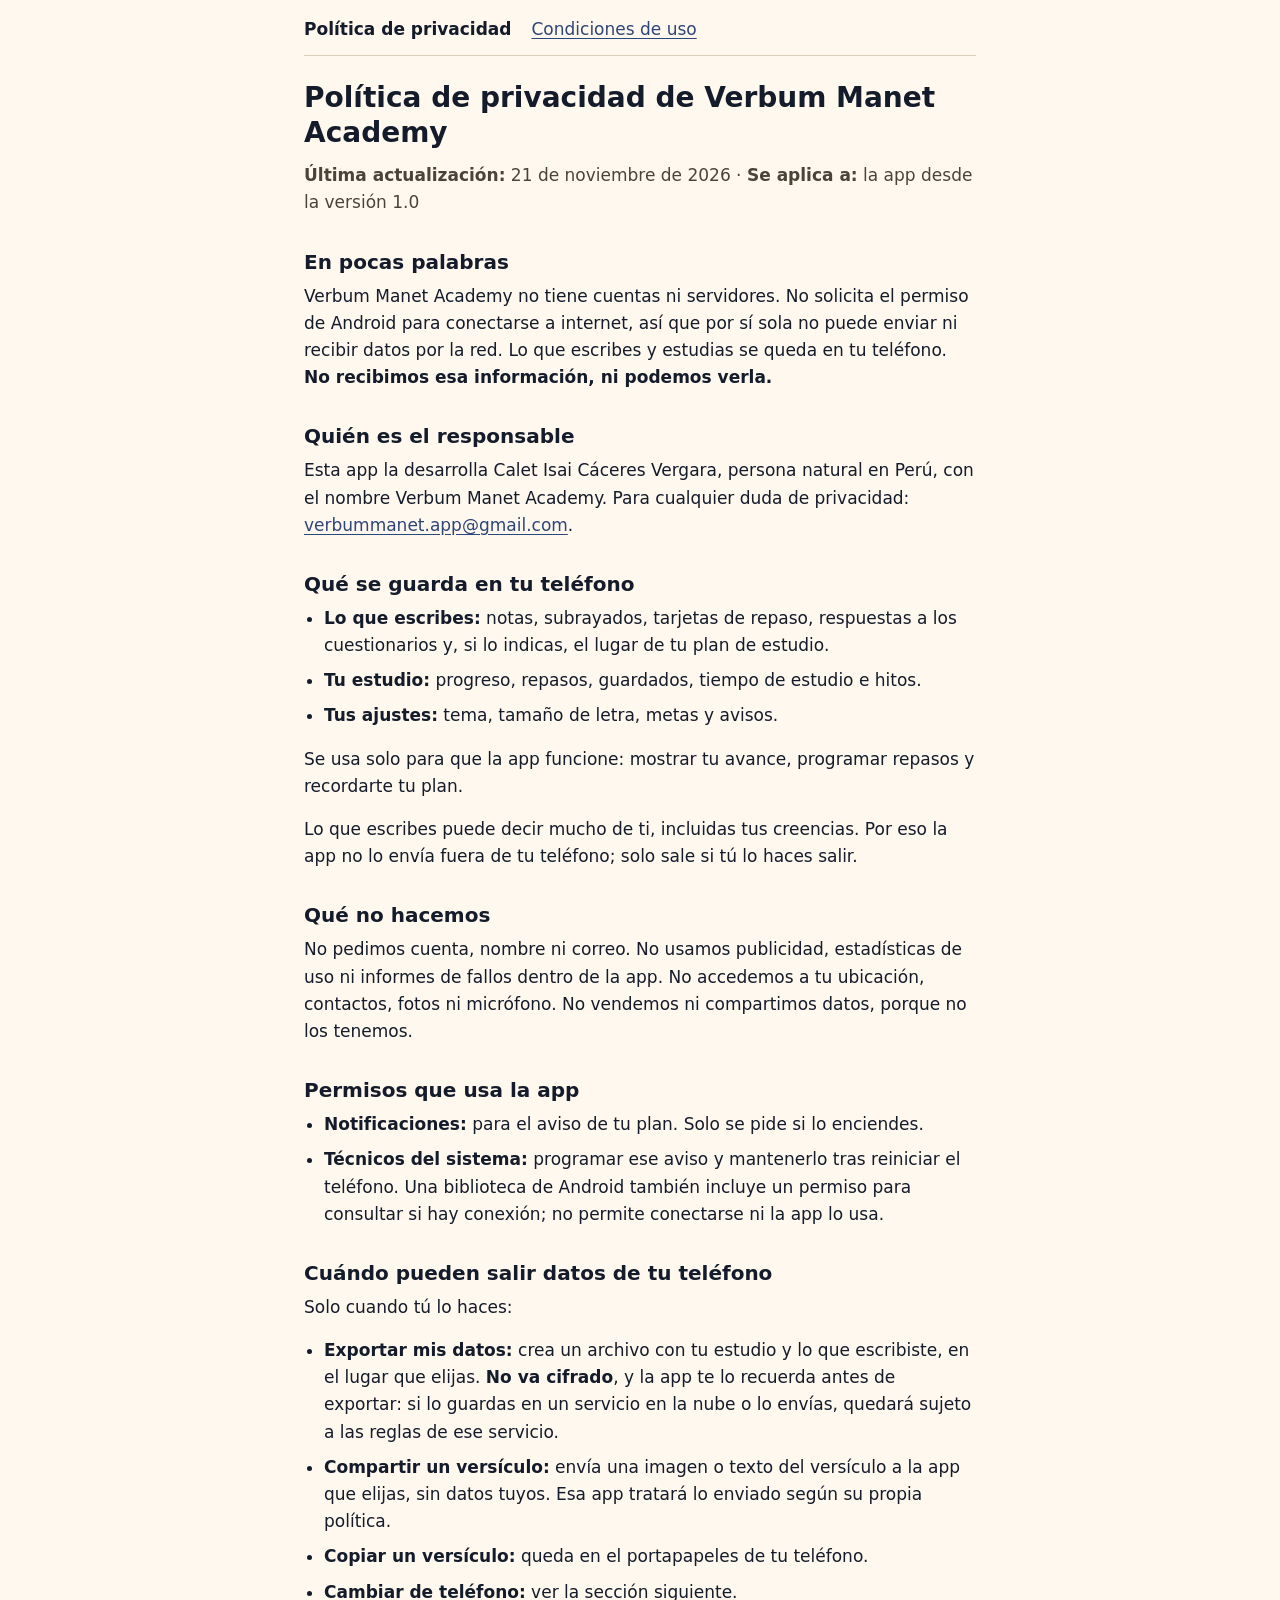
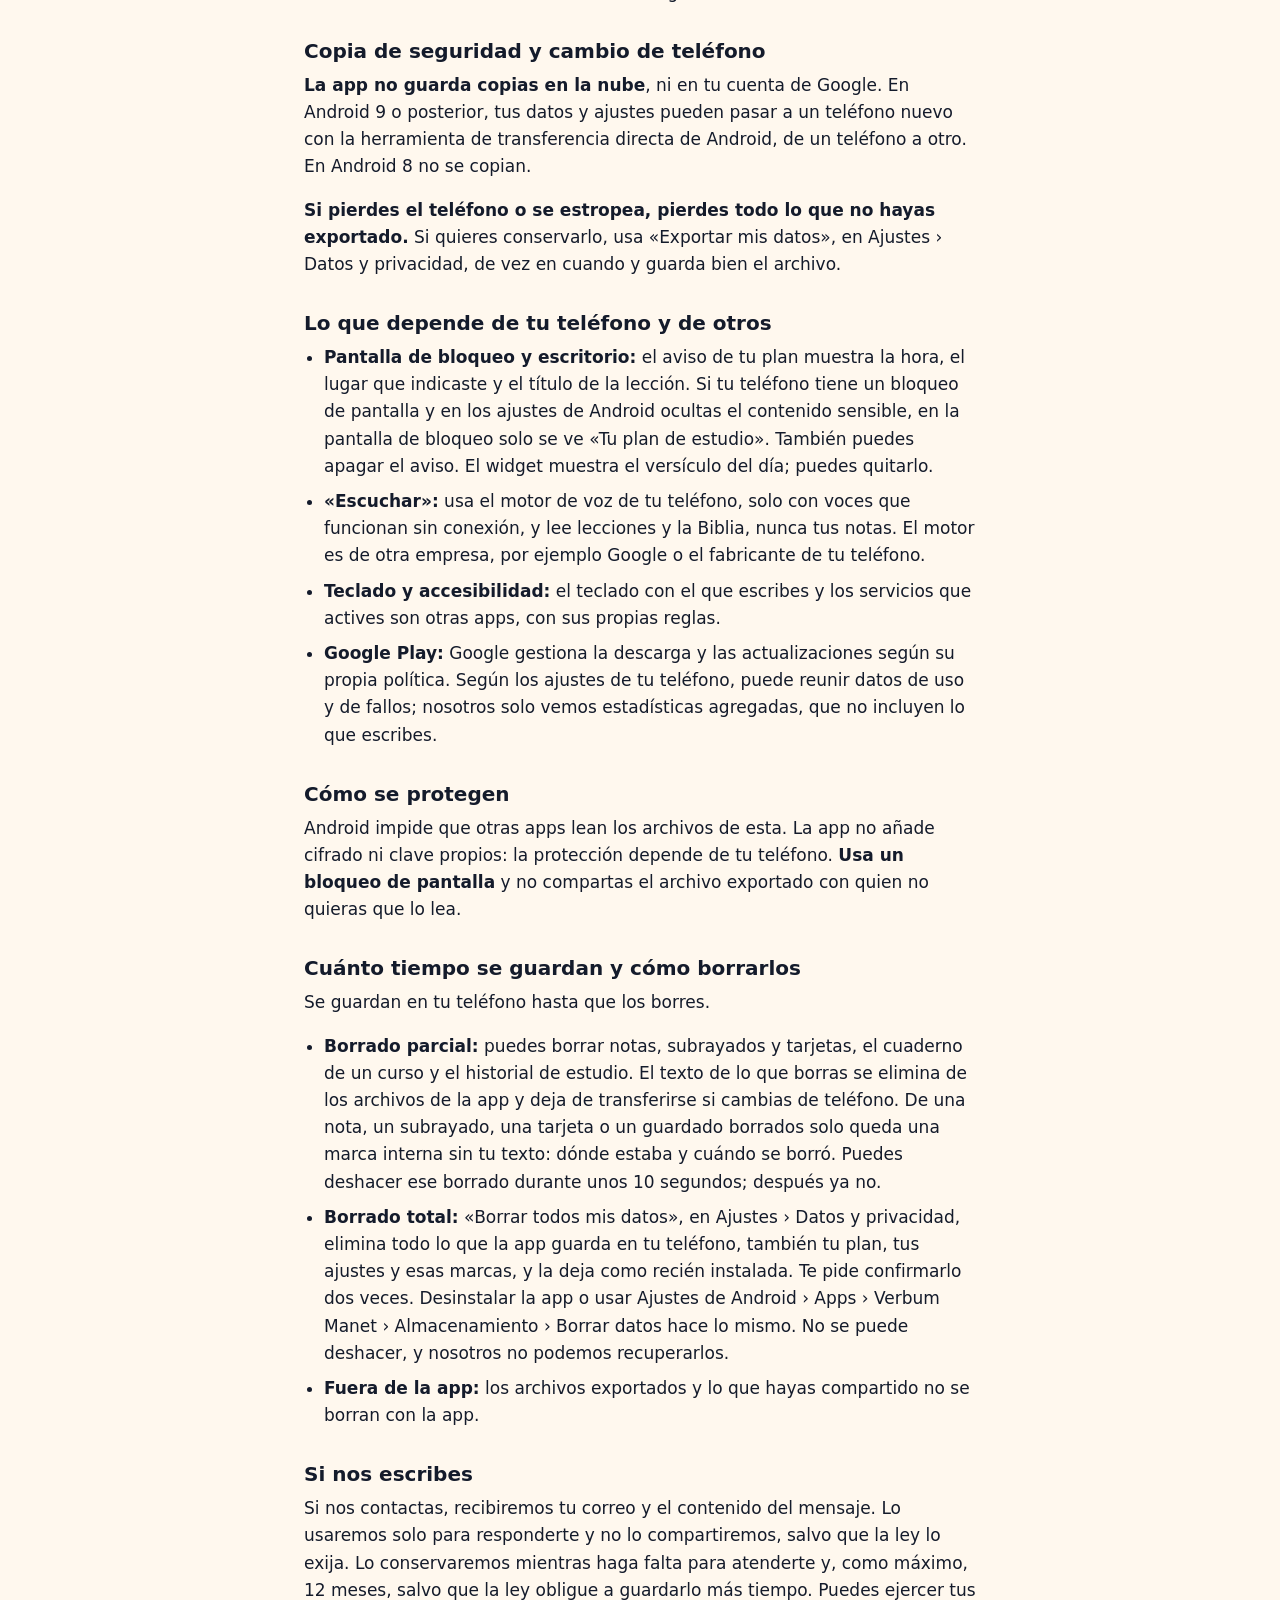
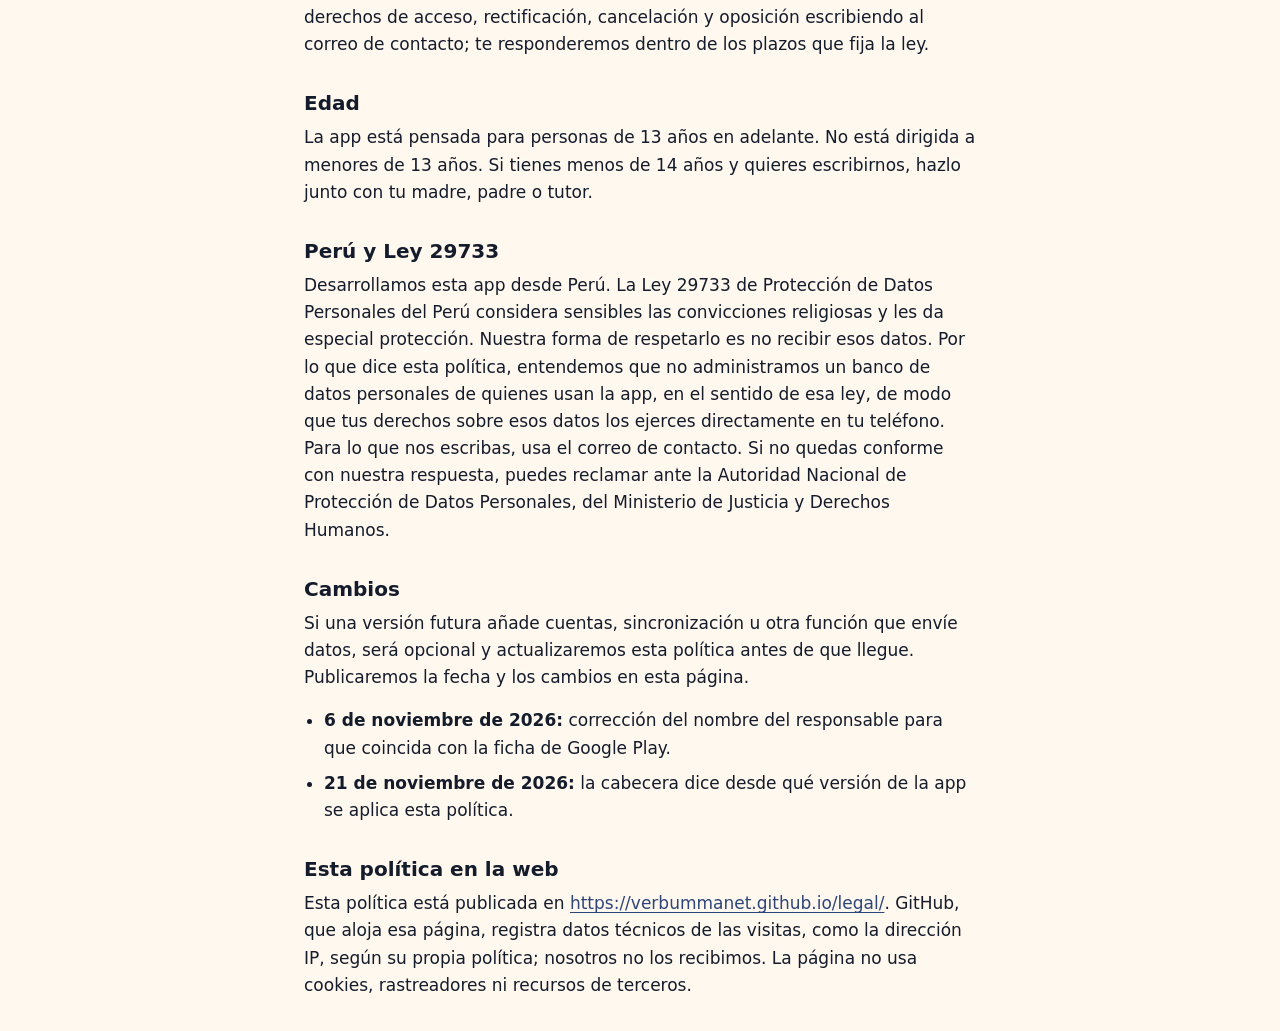
<file: index.html>
<!doctype html>
<html lang="es">
<head>
<meta charset="utf-8">
<meta http-equiv="Content-Security-Policy" content="default-src 'none'; style-src 'self'; base-uri 'none'; form-action 'none'">
<meta name="referrer" content="no-referrer">
<meta name="viewport" content="width=device-width, initial-scale=1">
<meta name="color-scheme" content="light dark">
<title>Política de privacidad · Verbum Manet Academy</title>
<link rel="stylesheet" href="estilo.css">
</head>
<body>
<nav aria-label="Documentos">
<a href="./" aria-current="page">Política de privacidad</a>
<a href="condiciones.html">Condiciones de uso</a>
</nav>
<main>
<h1>Política de privacidad de Verbum Manet Academy</h1>
<p><strong>Última actualización:</strong> 21 de noviembre de 2026 · <strong>Se aplica a:</strong> la app desde la versión 1.0</p>
<h2>En pocas palabras</h2>
<p>Verbum Manet Academy no tiene cuentas ni servidores. No solicita el permiso de Android para conectarse a internet, así que por sí sola no puede enviar ni recibir datos por la red. Lo que escribes y estudias se queda en tu teléfono. <strong>No recibimos esa información, ni podemos verla.</strong></p>
<h2>Quién es el responsable</h2>
<p>Esta app la desarrolla Calet Isai Cáceres Vergara, persona natural en Perú, con el nombre Verbum Manet Academy. Para cualquier duda de privacidad: <a href="mailto:verbummanet.app@gmail.com">verbummanet.app@gmail.com</a>.</p>
<h2>Qué se guarda en tu teléfono</h2>
<ul>
<li><strong>Lo que escribes:</strong> notas, subrayados, tarjetas de repaso, respuestas a los cuestionarios y, si lo indicas, el lugar de tu plan de estudio.</li>
<li><strong>Tu estudio:</strong> progreso, repasos, guardados, tiempo de estudio e hitos.</li>
<li><strong>Tus ajustes:</strong> tema, tamaño de letra, metas y avisos.</li>
</ul>
<p>Se usa solo para que la app funcione: mostrar tu avance, programar repasos y recordarte tu plan.</p>
<p>Lo que escribes puede decir mucho de ti, incluidas tus creencias. Por eso la app no lo envía fuera de tu teléfono; solo sale si tú lo haces salir.</p>
<h2>Qué no hacemos</h2>
<p>No pedimos cuenta, nombre ni correo. No usamos publicidad, estadísticas de uso ni informes de fallos dentro de la app. No accedemos a tu ubicación, contactos, fotos ni micrófono. No vendemos ni compartimos datos, porque no los tenemos.</p>
<h2>Permisos que usa la app</h2>
<ul>
<li><strong>Notificaciones:</strong> para el aviso de tu plan. Solo se pide si lo enciendes.</li>
<li><strong>Técnicos del sistema:</strong> programar ese aviso y mantenerlo tras reiniciar el teléfono. Una biblioteca de Android también incluye un permiso para consultar si hay conexión; no permite conectarse ni la app lo usa.</li>
</ul>
<h2>Cuándo pueden salir datos de tu teléfono</h2>
<p>Solo cuando tú lo haces:</p>
<ul>
<li><strong>Exportar mis datos:</strong> crea un archivo con tu estudio y lo que escribiste, en el lugar que elijas. <strong>No va cifrado</strong>, y la app te lo recuerda antes de exportar: si lo guardas en un servicio en la nube o lo envías, quedará sujeto a las reglas de ese servicio.</li>
<li><strong>Compartir un versículo:</strong> envía una imagen o texto del versículo a la app que elijas, sin datos tuyos. Esa app tratará lo enviado según su propia política.</li>
<li><strong>Copiar un versículo:</strong> queda en el portapapeles de tu teléfono.</li>
<li><strong>Cambiar de teléfono:</strong> ver la sección siguiente.</li>
</ul>
<h2>Copia de seguridad y cambio de teléfono</h2>
<p><strong>La app no guarda copias en la nube</strong>, ni en tu cuenta de Google. En Android 9 o posterior, tus datos y ajustes pueden pasar a un teléfono nuevo con la herramienta de transferencia directa de Android, de un teléfono a otro. En Android 8 no se copian.</p>
<p><strong>Si pierdes el teléfono o se estropea, pierdes todo lo que no hayas exportado.</strong> Si quieres conservarlo, usa «Exportar mis datos», en Ajustes › Datos y privacidad, de vez en cuando y guarda bien el archivo.</p>
<h2>Lo que depende de tu teléfono y de otros</h2>
<ul>
<li><strong>Pantalla de bloqueo y escritorio:</strong> el aviso de tu plan muestra la hora, el lugar que indicaste y el título de la lección. Si tu teléfono tiene un bloqueo de pantalla y en los ajustes de Android ocultas el contenido sensible, en la pantalla de bloqueo solo se ve «Tu plan de estudio». También puedes apagar el aviso. El widget muestra el versículo del día; puedes quitarlo.</li>
<li><strong>«Escuchar»:</strong> usa el motor de voz de tu teléfono, solo con voces que funcionan sin conexión, y lee lecciones y la Biblia, nunca tus notas. El motor es de otra empresa, por ejemplo Google o el fabricante de tu teléfono.</li>
<li><strong>Teclado y accesibilidad:</strong> el teclado con el que escribes y los servicios que actives son otras apps, con sus propias reglas.</li>
<li><strong>Google Play:</strong> Google gestiona la descarga y las actualizaciones según su propia política. Según los ajustes de tu teléfono, puede reunir datos de uso y de fallos; nosotros solo vemos estadísticas agregadas, que no incluyen lo que escribes.</li>
</ul>
<h2>Cómo se protegen</h2>
<p>Android impide que otras apps lean los archivos de esta. La app no añade cifrado ni clave propios: la protección depende de tu teléfono. <strong>Usa un bloqueo de pantalla</strong> y no compartas el archivo exportado con quien no quieras que lo lea.</p>
<h2>Cuánto tiempo se guardan y cómo borrarlos</h2>
<p>Se guardan en tu teléfono hasta que los borres.</p>
<ul>
<li><strong>Borrado parcial:</strong> puedes borrar notas, subrayados y tarjetas, el cuaderno de un curso y el historial de estudio. El texto de lo que borras se elimina de los archivos de la app y deja de transferirse si cambias de teléfono. De una nota, un subrayado, una tarjeta o un guardado borrados solo queda una marca interna sin tu texto: dónde estaba y cuándo se borró. Puedes deshacer ese borrado durante unos 10 segundos; después ya no.</li>
<li><strong>Borrado total:</strong> «Borrar todos mis datos», en Ajustes › Datos y privacidad, elimina todo lo que la app guarda en tu teléfono, también tu plan, tus ajustes y esas marcas, y la deja como recién instalada. Te pide confirmarlo dos veces. Desinstalar la app o usar Ajustes de Android › Apps › Verbum Manet › Almacenamiento › Borrar datos hace lo mismo. No se puede deshacer, y nosotros no podemos recuperarlos.</li>
<li><strong>Fuera de la app:</strong> los archivos exportados y lo que hayas compartido no se borran con la app.</li>
</ul>
<h2>Si nos escribes</h2>
<p>Si nos contactas, recibiremos tu correo y el contenido del mensaje. Lo usaremos solo para responderte y no lo compartiremos, salvo que la ley lo exija. Lo conservaremos mientras haga falta para atenderte y, como máximo, 12 meses, salvo que la ley obligue a guardarlo más tiempo. Puedes ejercer tus derechos de acceso, rectificación, cancelación y oposición escribiendo al correo de contacto; te responderemos dentro de los plazos que fija la ley.</p>
<h2>Edad</h2>
<p>La app está pensada para personas de 13 años en adelante. No está dirigida a menores de 13 años. Si tienes menos de 14 años y quieres escribirnos, hazlo junto con tu madre, padre o tutor.</p>
<h2>Perú y Ley 29733</h2>
<p>Desarrollamos esta app desde Perú. La Ley 29733 de Protección de Datos Personales del Perú considera sensibles las convicciones religiosas y les da especial protección. Nuestra forma de respetarlo es no recibir esos datos. Por lo que dice esta política, entendemos que no administramos un banco de datos personales de quienes usan la app, en el sentido de esa ley, de modo que tus derechos sobre esos datos los ejerces directamente en tu teléfono. Para lo que nos escribas, usa el correo de contacto. Si no quedas conforme con nuestra respuesta, puedes reclamar ante la Autoridad Nacional de Protección de Datos Personales, del Ministerio de Justicia y Derechos Humanos.</p>
<h2>Cambios</h2>
<p>Si una versión futura añade cuentas, sincronización u otra función que envíe datos, será opcional y actualizaremos esta política antes de que llegue. Publicaremos la fecha y los cambios en esta página.</p>
<ul>
<li><strong>6 de noviembre de 2026:</strong> corrección del nombre del responsable para que coincida con la ficha de Google Play.</li>
<li><strong>21 de noviembre de 2026:</strong> la cabecera dice desde qué versión de la app se aplica esta política.</li>
</ul>
<h2>Esta política en la web</h2>
<p>Esta política está publicada en <a href="./">https://verbummanet.github.io/legal/</a>. GitHub, que aloja esa página, registra datos técnicos de las visitas, como la dirección IP, según su propia política; nosotros no los recibimos. La página no usa cookies, rastreadores ni recursos de terceros.</p>
</main>
</body>
</html>
</file>
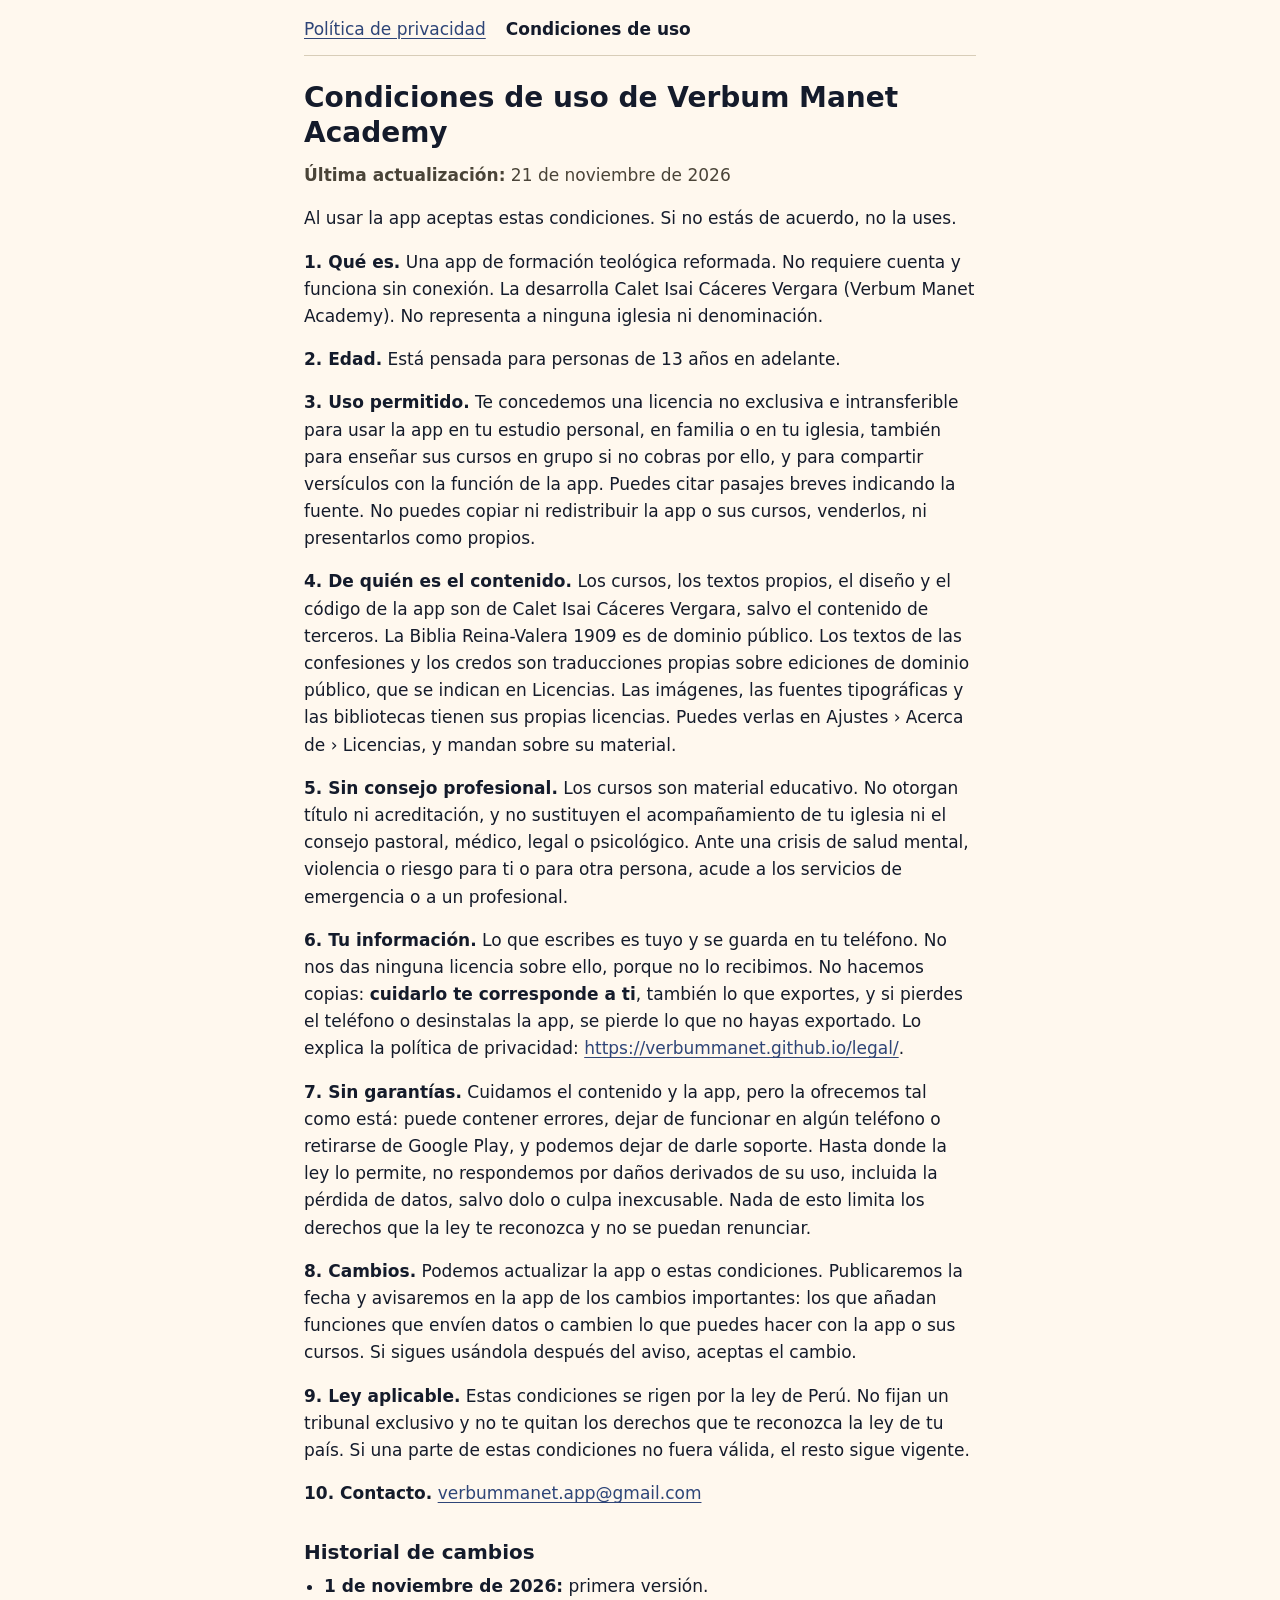
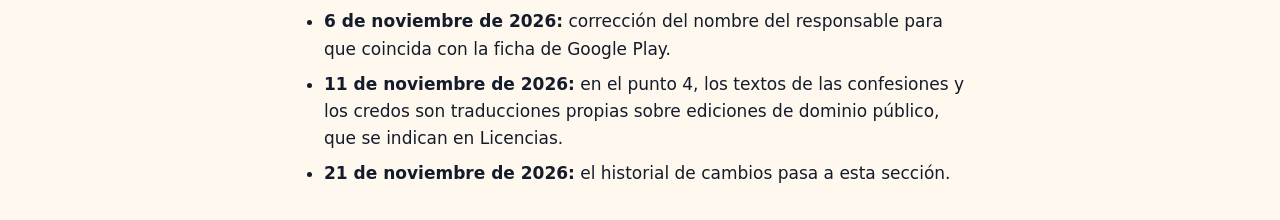
<file: condiciones.html>
<!doctype html>
<html lang="es">
<head>
<meta charset="utf-8">
<meta http-equiv="Content-Security-Policy" content="default-src 'none'; style-src 'self'; base-uri 'none'; form-action 'none'">
<meta name="referrer" content="no-referrer">
<meta name="viewport" content="width=device-width, initial-scale=1">
<meta name="color-scheme" content="light dark">
<title>Condiciones de uso · Verbum Manet Academy</title>
<link rel="stylesheet" href="estilo.css">
</head>
<body>
<nav aria-label="Documentos">
<a href="./">Política de privacidad</a>
<a href="condiciones.html" aria-current="page">Condiciones de uso</a>
</nav>
<main>
<h1>Condiciones de uso de Verbum Manet Academy</h1>
<p><strong>Última actualización:</strong> 21 de noviembre de 2026</p>
<p>Al usar la app aceptas estas condiciones. Si no estás de acuerdo, no la uses.</p>
<p><strong>1. Qué es.</strong> Una app de formación teológica reformada. No requiere cuenta y funciona sin conexión. La desarrolla Calet Isai Cáceres Vergara (Verbum Manet Academy). No representa a ninguna iglesia ni denominación.</p>
<p><strong>2. Edad.</strong> Está pensada para personas de 13 años en adelante.</p>
<p><strong>3. Uso permitido.</strong> Te concedemos una licencia no exclusiva e intransferible para usar la app en tu estudio personal, en familia o en tu iglesia, también para enseñar sus cursos en grupo si no cobras por ello, y para compartir versículos con la función de la app. Puedes citar pasajes breves indicando la fuente. No puedes copiar ni redistribuir la app o sus cursos, venderlos, ni presentarlos como propios.</p>
<p><strong>4. De quién es el contenido.</strong> Los cursos, los textos propios, el diseño y el código de la app son de Calet Isai Cáceres Vergara, salvo el contenido de terceros. La Biblia Reina-Valera 1909 es de dominio público. Los textos de las confesiones y los credos son traducciones propias sobre ediciones de dominio público, que se indican en Licencias. Las imágenes, las fuentes tipográficas y las bibliotecas tienen sus propias licencias. Puedes verlas en Ajustes › Acerca de › Licencias, y mandan sobre su material.</p>
<p><strong>5. Sin consejo profesional.</strong> Los cursos son material educativo. No otorgan título ni acreditación, y no sustituyen el acompañamiento de tu iglesia ni el consejo pastoral, médico, legal o psicológico. Ante una crisis de salud mental, violencia o riesgo para ti o para otra persona, acude a los servicios de emergencia o a un profesional.</p>
<p><strong>6. Tu información.</strong> Lo que escribes es tuyo y se guarda en tu teléfono. No nos das ninguna licencia sobre ello, porque no lo recibimos. No hacemos copias: <strong>cuidarlo te corresponde a ti</strong>, también lo que exportes, y si pierdes el teléfono o desinstalas la app, se pierde lo que no hayas exportado. Lo explica la política de privacidad: <a href="./">https://verbummanet.github.io/legal/</a>.</p>
<p><strong>7. Sin garantías.</strong> Cuidamos el contenido y la app, pero la ofrecemos tal como está: puede contener errores, dejar de funcionar en algún teléfono o retirarse de Google Play, y podemos dejar de darle soporte. Hasta donde la ley lo permite, no respondemos por daños derivados de su uso, incluida la pérdida de datos, salvo dolo o culpa inexcusable. Nada de esto limita los derechos que la ley te reconozca y no se puedan renunciar.</p>
<p><strong>8. Cambios.</strong> Podemos actualizar la app o estas condiciones. Publicaremos la fecha y avisaremos en la app de los cambios importantes: los que añadan funciones que envíen datos o cambien lo que puedes hacer con la app o sus cursos. Si sigues usándola después del aviso, aceptas el cambio.</p>
<p><strong>9. Ley aplicable.</strong> Estas condiciones se rigen por la ley de Perú. No fijan un tribunal exclusivo y no te quitan los derechos que te reconozca la ley de tu país. Si una parte de estas condiciones no fuera válida, el resto sigue vigente.</p>
<p><strong>10. Contacto.</strong> <a href="mailto:verbummanet.app@gmail.com">verbummanet.app@gmail.com</a></p>
<h2>Historial de cambios</h2>
<ul>
<li><strong>1 de noviembre de 2026:</strong> primera versión.</li>
<li><strong>6 de noviembre de 2026:</strong> corrección del nombre del responsable para que coincida con la ficha de Google Play.</li>
<li><strong>11 de noviembre de 2026:</strong> en el punto 4, los textos de las confesiones y los credos son traducciones propias sobre ediciones de dominio público, que se indican en Licencias.</li>
<li><strong>21 de noviembre de 2026:</strong> el historial de cambios pasa a esta sección.</li>
</ul>
</main>
</body>
</html>
</file>
<file: estilo.css>
:root {
  color-scheme: light dark;
  --fondo: #fff8ee;
  --texto: #141b2b;
  --suave: #4a4438;
  --enlace: #2e4578;
  --filete: #d8cdb8;
}

@media (prefers-color-scheme: dark) {
  :root {
    --fondo: #0f1626;
    --texto: #eef1f6;
    --suave: #c4c8d2;
    --enlace: #b0c6ff;
    --filete: #3a4560;
  }
}

html {
  -webkit-text-size-adjust: 100%;
  text-size-adjust: 100%;
}

body {
  margin: 0 auto;
  max-width: 42rem;
  padding: 1rem;
  background: var(--fondo);
  color: var(--texto);
  font-family: system-ui, -apple-system, "Segoe UI", Roboto, "Helvetica Neue", Arial, sans-serif;
  font-size: 1.0625rem;
  line-height: 1.6;
  overflow-wrap: break-word;
}

nav {
  display: flex;
  flex-wrap: wrap;
  gap: 0.25rem 1.25rem;
  padding-bottom: 0.75rem;
  border-bottom: 1px solid var(--filete);
}

a {
  color: var(--enlace);
  text-underline-offset: 0.15em;
}

a[aria-current="page"] {
  color: var(--texto);
  font-weight: 700;
  text-decoration: none;
}

a:focus-visible {
  outline: 2px solid currentColor;
  outline-offset: 2px;
}

h1 {
  margin: 1.5rem 0 0.75rem;
  font-size: 1.75rem;
  line-height: 1.25;
}

h2 {
  margin: 2rem 0 0.5rem;
  font-size: 1.25rem;
  line-height: 1.3;
}

p,
ul {
  margin: 0 0 1rem;
}

ul {
  padding-left: 1.25rem;
}

li {
  margin-bottom: 0.5rem;
}

main > p:first-of-type {
  color: var(--suave);
}
</file>
